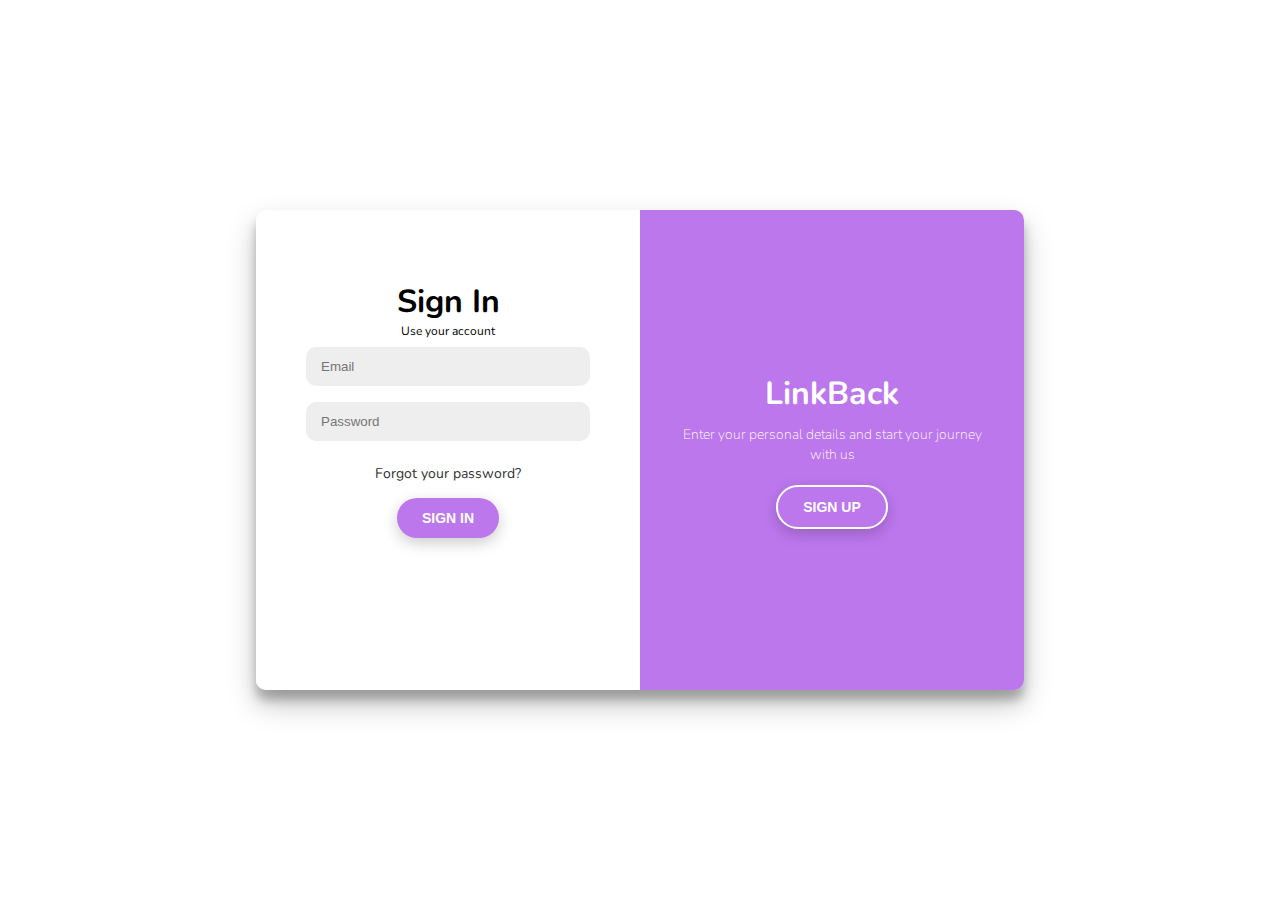
<file: public/index.html>
<!DOCTYPE html>
<html lang="en">
<head>
  <meta charset="UTF-8" />
  <meta name="viewport" content="width=device-width, initial-scale=1.0"/>
  <title>LinkBack Login</title>
  <link href="https://fonts.googleapis.com/css2?family=Nunito:wght@400;800&display=swap" rel="stylesheet" />
  <style>
    * {
      box-sizing: border-box;
    }

    body {
      background-color: #fff;
      font-family: "Nunito", sans-serif;
      display: flex;
      justify-content: center;
      align-items: center;
      min-height: 100vh;
      margin: 0;
    }

    h1 {
      font-weight: bold;
      margin: 0;
    }

    p {
      font-size: 14px;
      font-weight: 100;
      line-height: 20px;
      margin: 10px 0 20px;
    }

    span {
      font-size: 12px;
    }

    a {
      color: #333;
      font-size: 14px;
      text-decoration: none;
      margin: 15px 0;
    }

    button {
      cursor: pointer;
      border-radius: 50px;
      border: none;
      padding: 12px 25px;
      font-size: 14px;
      font-weight: bold;
      text-transform: uppercase;
      transition: all 0.3s ease-in-out;
      background-color:#bc77ed;
      color: white;
      box-shadow: 0 5px 15px rgba(0, 0, 0, 0.2);
    }

    button:hover {
      background-color: #bc77ed;
      transform: scale(1.05);
    }

    button.ghost {
      background-color: transparent;
      border: 2px solid white;
      color: white;
    }

    form {
      background-color: #fff;
      display: flex;
      flex-direction: column;
      align-items: center;
      padding: 20px 50px;
      height: 100%;
      text-align: center;
    }

    input {
      background-color: #eee;
      border: none;
      padding: 12px 15px;
      margin: 8px 0;
      width: 100%;
      border-radius: 10px;
    }

    .container {
      background-color: #fff;
      border-radius: 10px;
      box-shadow: 0 14px 28px rgba(0,0,0,0.25), 0 10px 10px rgba(0,0,0,0.22);
      position: relative;
      overflow: hidden;
      width: 768px;
      max-width: 100%;
      min-height: 480px;
    }

    .form-container {
      position: absolute;
      top: 0;
      height: 100%;
      transition: all 0.6s ease-in-out;
    }

    .sign-in-container {
      left: 0;
      width: 50%;
      z-index: 2;
      top: 50px;
    }

    .container.right-panel-active .sign-in-container {
      transform: translateX(100%);
    }

    .sign-up-container {
      left: 0;
      width: 50%;
      opacity: 0;
      z-index: 1;
      top: 40px;
    }

    .container.right-panel-active .sign-up-container {
      transform: translateX(100%);
      opacity: 1;
      z-index: 5;
      animation: show 0.6s;
    }

    @keyframes show {
      0%, 49.99% {
        opacity: 0;
        z-index: 1;
      }
      50%, 100% {
        opacity: 1;
        z-index: 5;
      }
    }

    .overlay-container {
      position: absolute;
      top: 0;
      left: 50%;
      width: 50%;
      height: 100%;
      overflow: hidden;
      transition: transform 0.6s ease-in-out;
      z-index: 100;
    }

    .container.right-panel-active .overlay-container {
      transform: translateX(-100%);
    }

    .overlay {
      background-color: #bc77ed;
      background-repeat: no-repeat;
      background-size: cover;
      color: #fff;
      position: relative;
      left: -100%;
      height: 100%;
      width: 200%;
      transform: translateX(0);
      transition: transform 0.6s ease-in-out;
    }

    .container.right-panel-active .overlay {
      transform: translateX(50%);
    }

    .overlay-panel {
      position: absolute;
      display: flex;
      flex-direction: column;
      align-items: center;
      justify-content: center;
      text-align: center;
      padding: 0 40px;
      height: 100%;
      width: 50%;
    }

    .overlay-left {
      transform: translateX(-20%);
    }

    .container.right-panel-active .overlay-left {
      transform: translateX(0);
    }

    .overlay-right {
      right: 0;
      transform: translateX(0);
    }

    .container.right-panel-active .overlay-right {
      transform: translateX(20%);
    }

    .user-type-options {
      display: flex;
      justify-content: space-around;
      width: 100%;
      gap: 10px;
      margin-top: 10px;
    }

    .user-type-options button {
      flex: 1;
      padding: 10px 0;
      font-size: 13px;
    }

    .symbol {
      font-size: 2rem;
      display: flex;
      justify-content: space-evenly;
      width: 25vw;
      margin-top: 10px;
    }
  </style>
</head>
<body>
  <div class="container" id="container">
    <!-- Sign Up Form (unchanged) -->
    <div class="form-container sign-up-container">
      <form>
        <h1>Sign Up</h1>
        <input type="text" placeholder="Name" id="signUpName" />
        <input type="email" placeholder="Email" id="signUpEmail" />
        <input type="password" placeholder="Password" id="signUpPassword" />
        <input type="number" placeholder="Registration Number" id="signUpRegNo" />
        <div class="symbol">
          <div>🎓</div>
          <div>🧑‍💼</div>
        </div>
        <div class="user-type-options">
          <button type="button" onclick="handleSignUp('student')">Student Sign Up</button>
          <button type="button" onclick="handleSignUp('alumni')">Alumni Sign Up</button>
        </div>
      </form>
    </div>
    <!-- Sign In Form -->
    <div class="form-container sign-in-container">
      <form>
        <h1>Sign In</h1>
        <span>Use your account</span>
        <input type="email" placeholder="Email" id="signInEmail" />
        <input type="password" placeholder="Password" id="signInPassword" />
        <a href="#">Forgot your password?</a>
        <button type="button" onclick="handleSignIn()">Sign In</button>
      </form>
    </div>
    <!-- Overlay Panels -->
    <div class="overlay-container">
      <div class="overlay">
        <div class="overlay-panel overlay-left">
          <h1>LinkBack</h1>
          <p>Please login with your personal info</p>
          <button class="ghost" onclick="togglePanel(false)">Sign In</button>
        </div>
        <div class="overlay-panel overlay-right">
          <h1>LinkBack</h1>
          <p>Enter your personal details and start your journey with us</p>
          <button class="ghost" onclick="togglePanel(true)">Sign Up</button>
        </div>
      </div>
    </div>
  </div>
  <!-- JS Logic -->
  <script>
    const container = document.getElementById("container");

    function togglePanel(active) {
      if (active) {
        container.classList.add("right-panel-active");
      } else {
        container.classList.remove("right-panel-active");
      }
    }

    async function handleSignIn() {
      const email = document.getElementById("signInEmail").value;
      const password = document.getElementById("signInPassword").value;

      if (!email || !password) {
        alert("Please fill in both fields.");
        return;
      }

      try {
        const response = await fetch("http://localhost:3000/signin", {
          method: "POST",
          headers: {
            "Content-Type": "application/json",
          },
          body: JSON.stringify({ email, password }),
        });

        const data = await response.json();

        if (response.ok) {
          // On successful sign in, redirect to home_page.html
          window.location.href = "home_page.html";
        } else {
          alert(data.message || "Error during sign in. Please try again.");
        }
      } catch (error) {
        console.error("Sign in error:", error);
        alert("Error during sign in. Please try again.");
      }
    }

    async function handleSignUp(type) {
      const name = document.getElementById("signUpName").value;
      const email = document.getElementById("signUpEmail").value;
      const password = document.getElementById("signUpPassword").value;
      const regNo = document.getElementById("signUpRegNo").value;

      if (!name || !email || !password || !regNo) {
        alert("Please fill in all fields.");
        return;
      }

      try {
        const response = await fetch("http://localhost:3000/signup", {
          method: "POST",
          headers: {
            "Content-Type": "application/json",
          },
          body: JSON.stringify({
            name,
            email,
            password,
            regNo,
            userType: type
          }),
        });

        const data = await response.json();

        if (response.ok) {
          // The sign up redirection is unchanged
          if (type === "student") {
            window.location.href = "student.html";
          } else {
            window.location.href = "alumni.html";
          }
        } else {
          alert(data.message || "Sign up failed.");
        }
      } catch (error) {
        console.error("Sign up error:", error);
        alert("Error during sign up. Please try again.");
      }
    }
  </script>
</body>
</html>
</file>
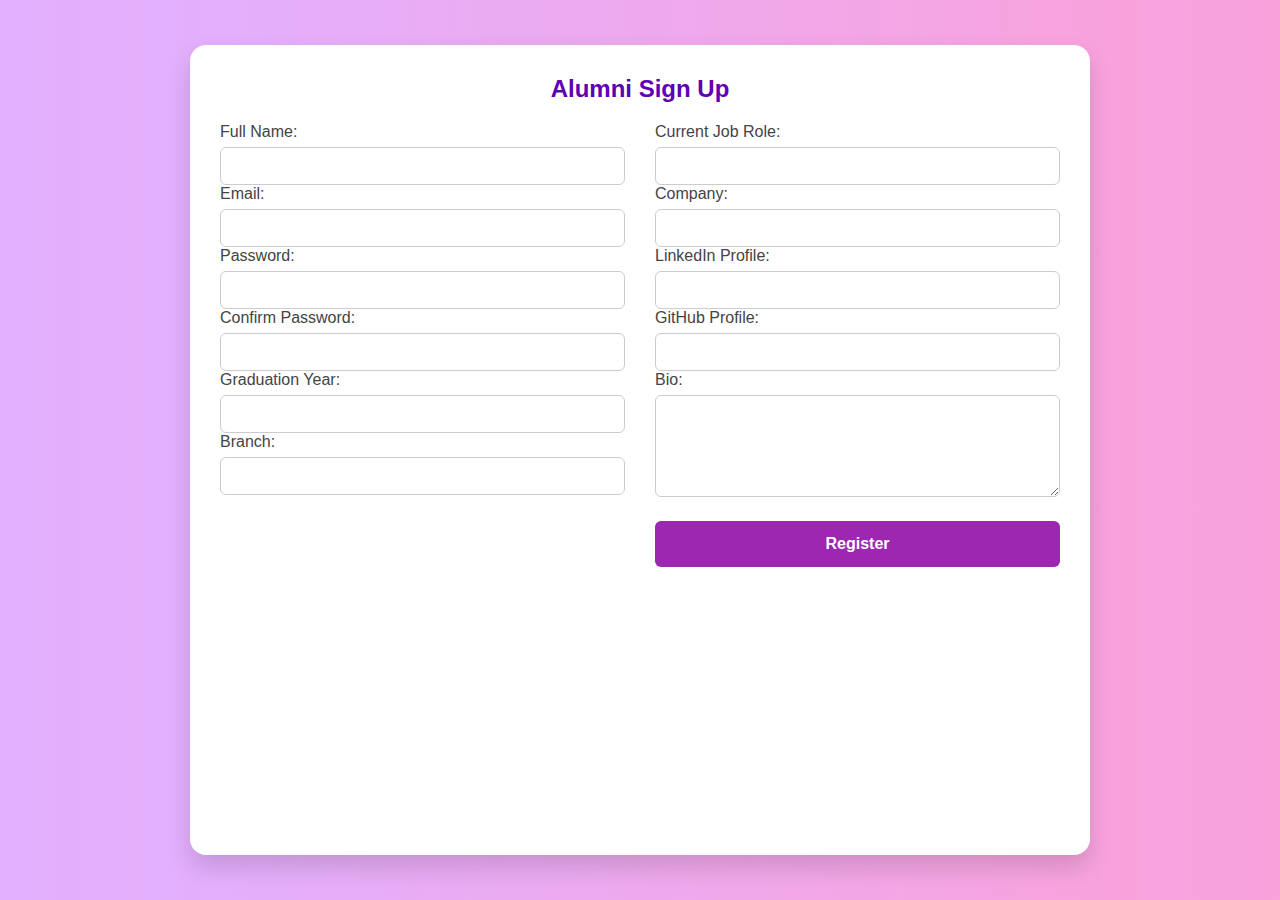
<file: Frontend/alumni.html>
<!DOCTYPE html>
<html lang="en">
<head>
  <meta charset="UTF-8" />
  <meta name="viewport" content="width=device-width, initial-scale=1.0"/>
  <title>Alumni Sign Up</title>
  <style>
    /* Same styling as before */
    * { box-sizing: border-box; margin: 0; padding: 0; }
    html, body {
      height: 100%;
      overflow: hidden;
      font-family: 'Segoe UI', Tahoma, Geneva, Verdana, sans-serif;
      background: linear-gradient(to right, #e2b0ff, #f9a2dc);
      display: flex;
      justify-content: center;
      align-items: center;
    }
    .signup-wrapper {
      width: 90%;
      max-width: 1000px;
      height: 90vh;
      background: #ffffff;
      border-radius: 16px;
      box-shadow: 0 12px 24px rgba(0, 0, 0, 0.15);
      padding: 30px;
      display: flex;
      flex-direction: column;
      animation: fadeInUp 0.8s ease;
    }
    @keyframes fadeInUp {
      from { opacity: 0; transform: translateY(40px); }
      to { opacity: 1; transform: translateY(0); }
    }
    h2 { text-align: center; margin-bottom: 20px; color: #5e00b3; }
    .form-grid {
      display: grid;
      grid-template-columns: 1fr 1fr;
      gap: 30px;
      height: 100%;
    }
    .form-section {
      display: flex;
      flex-direction: column;
      justify-content: space-between;
    }
    label { margin-bottom: 14px; color: #444; font-weight: 500; }
    input, textarea {
      width: 100%;
      padding: 10px;
      margin-top: 6px;
      border: 1px solid #ccc;
      border-radius: 6px;
      font-size: 14px;
      transition: border-color 0.3s, box-shadow 0.3s;
    }
    input:focus, textarea:focus {
      border-color: #9c27b0;
      outline: none;
      box-shadow: 0 0 5px rgba(156, 39, 176, 0.3);
    }
    textarea { resize: vertical; }
    button {
      margin-top: 20px;
      padding: 14px;
      border: none;
      border-radius: 6px;
      background-color: #9c27b0;
      color: white;
      font-size: 16px;
      font-weight: bold;
      cursor: pointer;
      transition: background-color 0.3s, transform 0.2s;
    }
    button:hover { background-color: #7b1fa2; }
    button:active { transform: scale(0.98); }
    @media (max-width: 768px) {
      .form-grid { grid-template-columns: 1fr; overflow-y: auto; height: auto; }
      .signup-wrapper { height: auto; padding: 20px; }
    }
  </style>
</head>
<body>
  <div class="signup-wrapper">
    <h2>Alumni Sign Up</h2>
    <form id="alumniForm">
      <div class="form-grid">
        <div class="form-section">
          <div>
            <label>Full Name: <input type="text" name="name" required /></label>
            <label>Email: <input type="email" name="email" required /></label>
            <label>Password: <input type="password" name="password" required /></label>
            <label>Confirm Password: <input type="password" name="confirmPassword" required /></label>
            <label>Graduation Year: <input type="number" name="graduationYear" min="1950" max="2035" required /></label>
            <label>Branch: <input type="text" name="branch" required /></label>
          </div>
        </div>
        <div class="form-section">
          <div>
            <label>Current Job Role: <input type="text" name="currentJob" /></label>
            <label>Company: <input type="text" name="company" /></label>
            <label>LinkedIn Profile: <input type="url" name="linkedin" /></label>
            <label>GitHub Profile: <input type="url" name="github" /></label>
            <label>Bio: <textarea name="bio" rows="5"></textarea></label>
          </div>
          <button type="submit">Register</button>
        </div>
      </div>
    </form>
  </div>

  <script>
    document.getElementById("alumniForm").addEventListener("submit", function (e) {
      e.preventDefault();

      const formData = {};
      const inputs = this.querySelectorAll("input, textarea");

      inputs.forEach((input) => {
        formData[input.name] = input.value;
      });

      if (formData.password !== formData.confirmPassword) {
        alert("Passwords do not match!");
        return;
      }

      // Simulate successful registration (e.g., could be replaced with a fetch POST)
      alert("Alumni Registered Successfully!");

      // ✅ Redirect to dashboard.html
      window.location.href = "dashboard.html";
    });
  </script>
</body>
</html>
</file>
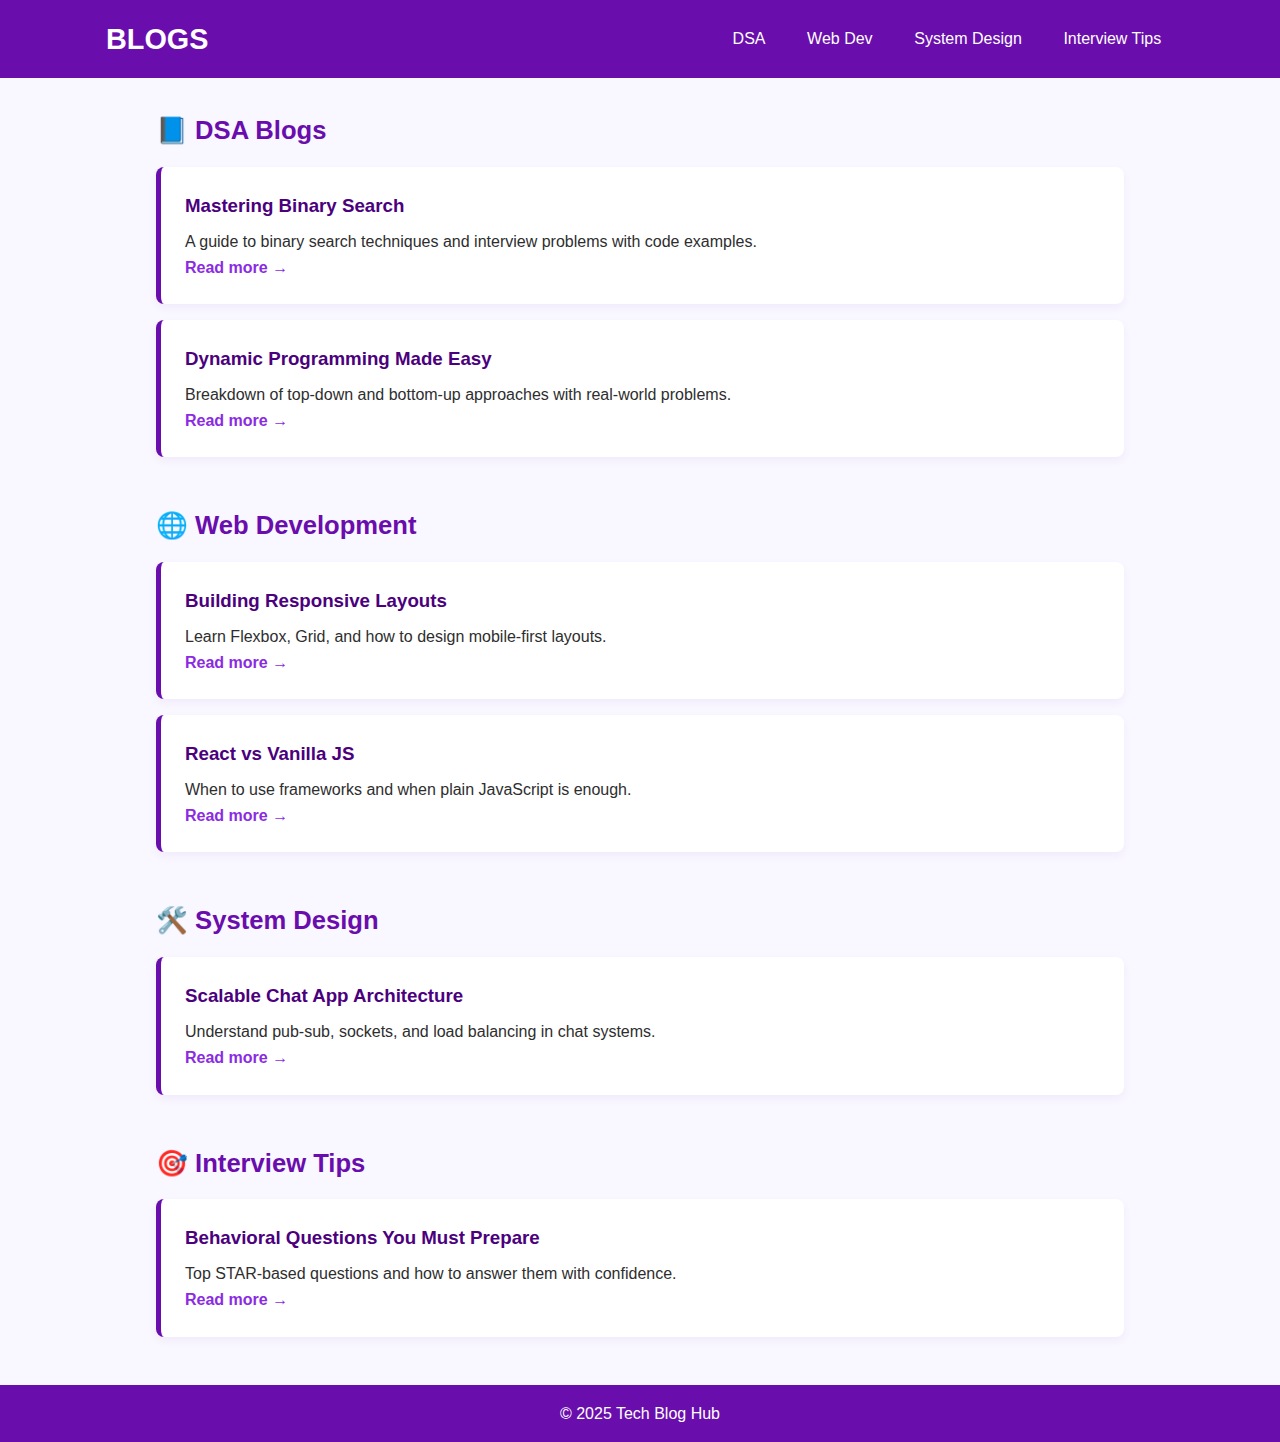
<file: Frontend/Blogs.html>
<!DOCTYPE html>
<html lang="en">
<head>
  <meta charset="UTF-8" />
  <meta name="viewport" content="width=device-width, initial-scale=1.0"/>
  <title>Tech Blog Hub</title>
  <style>
    * {
      margin: 0;
      padding: 0;
      box-sizing: border-box;
      font-family: 'Segoe UI', sans-serif;
    }

    /* Smooth scrolling with offset for sticky navbar */
    html {
      scroll-behavior: smooth;
      scroll-padding-top: 80px; /* Adjust according to navbar height */
    }

    body {
      background-color: #f9f7ff;
      color: #2e2e2e;
      line-height: 1.6;
    }

    header {
      background-color: #6a0dad;
      color: white;
      padding: 1rem 0;
      position: sticky;
      top: 0;
      z-index: 1000;
    }

    .navbar {
      max-width: 1100px;
      margin: auto;
      display: flex;
      justify-content: space-between;
      align-items: center;
      padding: 0 1rem;
    }

    .navbar h1 {
      font-size: 1.8rem;
    }

    .nav-links {
      list-style: none;
      display: flex;
      gap: 1rem;
    }

    .nav-links a {
      color: white;
      text-decoration: none;
      padding: 0.5rem 0.8rem;
      border-radius: 5px;
      transition: background-color 0.3s ease, transform 0.2s ease;
    }

    .nav-links a:hover {
      background-color: #8a2be2;
      transform: scale(1.05);
    }

    main {
      max-width: 1000px;
      margin: 2rem auto;
      padding: 0 1rem;
    }

    .blog-section {
      margin-bottom: 3rem;
    }

    .blog-section h2 {
      color: #6a0dad;
      margin-bottom: 1rem;
      font-size: 1.6rem;
    }

    .blog-card {
      background: white;
      padding: 1.5rem;
      margin-bottom: 1rem;
      border-left: 5px solid #6a0dad;
      border-radius: 8px;
      box-shadow: 0 4px 10px rgba(106, 13, 173, 0.05);
    }

    .blog-card h3 {
      margin-bottom: 0.5rem;
      color: #4b007d;
    }

    .blog-card a {
      text-decoration: none;
      color: #8a2be2;
      font-weight: bold;
      transition: color 0.2s;
    }

    .blog-card a:hover {
      color: #6a0dad;
    }

    footer {
      text-align: center;
      background-color: #6a0dad;
      color: white;
      padding: 1rem;
      margin-top: 2rem;
    }
  </style>
</head>
<body>
  <header>
    <nav class="navbar">
      <h1>BLOGS</h1>
      <ul class="nav-links">
        <li><a href="#dsa">DSA</a></li>
        <li><a href="#web">Web Dev</a></li>
        <li><a href="#system">System Design</a></li>
        <li><a href="#interview">Interview Tips</a></li>
      </ul>
    </nav>
  </header>

  <main>
    <section class="blog-section" id="dsa">
      <h2>📘 DSA Blogs</h2>
      <div class="blog-card">
        <h3>Mastering Binary Search</h3>
        <p>A guide to binary search techniques and interview problems with code examples.</p>
        <a href="#">Read more →</a>
      </div>
      <div class="blog-card">
        <h3>Dynamic Programming Made Easy</h3>
        <p>Breakdown of top-down and bottom-up approaches with real-world problems.</p>
        <a href="#">Read more →</a>
      </div>
    </section>

    <section class="blog-section" id="web">
      <h2>🌐 Web Development</h2>
      <div class="blog-card">
        <h3>Building Responsive Layouts</h3>
        <p>Learn Flexbox, Grid, and how to design mobile-first layouts.</p>
        <a href="#">Read more →</a>
      </div>
      <div class="blog-card">
        <h3>React vs Vanilla JS</h3>
        <p>When to use frameworks and when plain JavaScript is enough.</p>
        <a href="#">Read more →</a>
      </div>
    </section>

    <section class="blog-section" id="system">
      <h2>🛠️ System Design</h2>
      <div class="blog-card">
        <h3>Scalable Chat App Architecture</h3>
        <p>Understand pub-sub, sockets, and load balancing in chat systems.</p>
        <a href="#">Read more →</a>
      </div>
    </section>

    <section class="blog-section" id="interview">
      <h2>🎯 Interview Tips</h2>
      <div class="blog-card">
        <h3>Behavioral Questions You Must Prepare</h3>
        <p>Top STAR-based questions and how to answer them with confidence.</p>
        <a href="#">Read more →</a>
      </div>
    </section>
  </main>

  <footer>
    <p>© 2025 Tech Blog Hub</p>
  </footer>
</body>
</html>
</file>
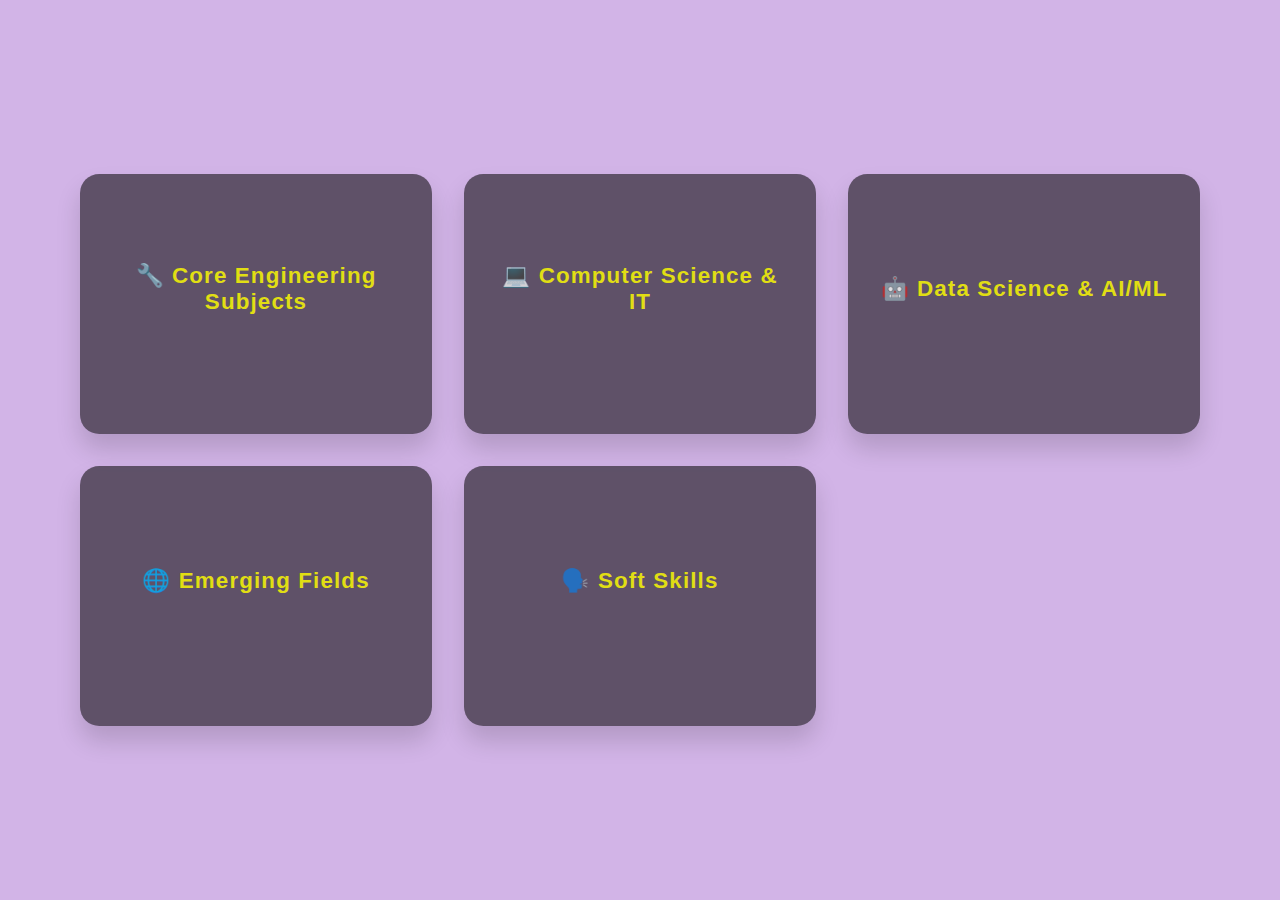
<file: Frontend/courses.html>
<!DOCTYPE html>
<html lang="en">

<head>
  <meta charset="UTF-8" />
  <meta name="viewport" content="width=device-width, initial-scale=1.0" />
  <title>Interactive Cards Dashboard</title>
  <style>
    * {
      box-sizing: border-box;
      margin: 0;
      padding: 0;
    }

    body {
      font-family: 'Segoe UI', Tahoma, Geneva, Verdana, sans-serif;
      background-color: rgb(210, 180, 231);
      background-size: 400% 400%;
      animation: blueGradientShift 20s ease infinite;
      min-height: 100vh;
      display: flex;
      justify-content: center;
      align-items: center;
    }

    @keyframes blueGradientShift {
      0% {
        background-position: 0% 50%;
      }

      50% {
        background-position: 100% 50%;
      }

      100% {
        background-position: 0% 50%;
      }
    }

    .grid {
      display: grid;
      grid-template-columns: repeat(3, 1fr);
      gap: 2rem;
      padding: 4rem 5rem;
      max-width: 1300px;
      width: 100%;
    }

    .card {
      position: relative;
      width: 100%;
      height: 260px;
      background-size: cover;
      background-position: center;
      border-radius: 1.2rem;
      box-shadow: 0 15px 25px rgba(0, 0, 0, 0.15);
      overflow: hidden;
      cursor: pointer;
      transition: transform 0.4s ease, box-shadow 0.4s ease;
    }

    .card:hover {
      transform: scale(1.05);
      box-shadow: 0 25px 35px rgba(0, 0, 0, 0.3);
    }

    .card::before {
      content: '';
      position: absolute;
      top: 0;
      left: 0;
      width: 100%;
      height: 100%;
      background-color: rgba(0, 0, 0, 0.55);
      z-index: 1;
      transition: background-color 0.4s ease, backdrop-filter 0.4s ease;
    }

    .card:hover::before {
      background-color: rgba(0, 0, 0, 0.4);
      backdrop-filter: blur(4px);
    }

    .card-info {
      position: relative;
      z-index: 2;
      height: 100%;
      display: flex;
      flex-direction: column;
      justify-content: center;
      align-items: center;
      text-align: center;
      padding: 1.5rem;
    }

    .title {
      font-size: 1.4rem;
      font-weight: bold;
      margin-bottom: 0.6rem;
      letter-spacing: 0.05em;
      color: rgba(255, 255, 0, 0.816);
      transition: color 0.4s;
    }

    .description {
      opacity: 0;
      max-height: 0;
      overflow: hidden;
      font-size: 0.92rem;
      color: #eee;
      margin: 0.4rem 0 0.9rem 0;
      line-height: 1.4rem;
      transition: opacity 0.4s ease, max-height 0.4s ease;
    }

    .card:hover .description {
      opacity: 1;
      max-height: 250px;
    }

    .desc-item {
      position: relative;
      display: inline-block;
      margin-bottom: 0.2rem;
      cursor: pointer;
    }

    .desc-item::after {
      content: '';
      position: absolute;
      bottom: 0;
      left: 0;
      height: 2px;
      width: 0;
      background-color: #ffd700;
      transition: width 0.4s ease;
    }

    .desc-item:hover::after {
      width: 100%;
    }

    @media (max-width: 1024px) {
      .grid {
        grid-template-columns: repeat(2, 1fr);
        padding: 2rem;
      }
    }

    @media (max-width: 600px) {
      .grid {
        grid-template-columns: 1fr;
        padding: 1.5rem;
      }
    }

    .core-eng {
      background-image: url('https://cdn.pixabay.com/photo/2022/02/11/12/12/pforphoto-7007231_640.jpg');
    }

    .cs-it {
      background-image: url('https://thumbs.dreamstime.com/b/concept-thinking-background-brain-cpu-mind-series-technology-symbols-subject-computer-science-artificial-concept-117062986.jpg');
    }

    .data-ai {
      background-image: url('https://softwaredevelopersindia.com/new-design/img/ai-ml/robotic.png');
    }

    .emerging {
      background-image: url('https://liveyourbrand.in/wp-content/uploads/2023/05/Emerging-Fields-in-Engineering-Education-Coimbatore-Colleges-1140x760.jpg');
    }

    .soft-skills {
      background-image: url('https://imageio.forbes.com/specials-images/imageserve/631ee877cec6e2d404d7038e/0x0.jpg?format=jpg&height=900&width=1600&fit=bounds');
    }
  </style>
</head>

<body>
  <div class="grid">
    <div class="card core-eng">
      <div class="card-info">
        <p class="title">🔧 Core Engineering Subjects</p>
        <div class="description">
          <div class="desc-item">Engineering Mathematics</div><br />
          <div class="desc-item">Engineering Mechanics</div><br />
          <div class="desc-item">Thermodynamics</div><br />
          <div class="desc-item">Fluid Mechanics</div>
        </div>
      </div>
    </div>

    <div class="card cs-it">
      <div class="card-info">
        <p class="title">💻 Computer Science & IT</p>
        <div class="description">
          <div class="desc-item">Data Structures & Algorithms</div><br />
          <div class="desc-item">Object-Oriented Programming</div><br />
          <div class="desc-item">Operating Systems</div><br />
          <div class="desc-item">Computer Networks</div>
        </div>
      </div>
    </div>

    <div class="card data-ai">
      <div class="card-info">
        <p class="title">🤖 Data Science & AI/ML</p>
        <div class="description">
          <div class="desc-item">Data Science Fundamentals</div><br />
          <div class="desc-item">Machine Learning</div><br />
          <div class="desc-item">Deep Learning</div><br />
          <div class="desc-item">Natural Language Processing</div>
        </div>
      </div>
    </div>

    <div class="card emerging">
      <div class="card-info">
        <p class="title">🌐 Emerging Fields</p>
        <div class="description">
          <div class="desc-item">Internet of Things (IoT)</div><br />
          <div class="desc-item">Cybersecurity</div><br />
          <div class="desc-item">Blockchain Fundamentals</div><br />
          <div class="desc-item">Cloud Computing</div>
        </div>
      </div>
    </div>

    <div class="card soft-skills">
      <div class="card-info">
        <p class="title">🗣️ Soft Skills</p>
        <div class="description">
          <div class="desc-item">Public Speaking</div><br />
          <div class="desc-item">Entrepreneurship Basics</div><br />
          <div class="desc-item">Critical Thinking & Problem Solving</div><br />
          <div class="desc-item">Presentation Skills</div>
        </div>
      </div>
    </div>
  </div>
</body>

</html>
</file>
